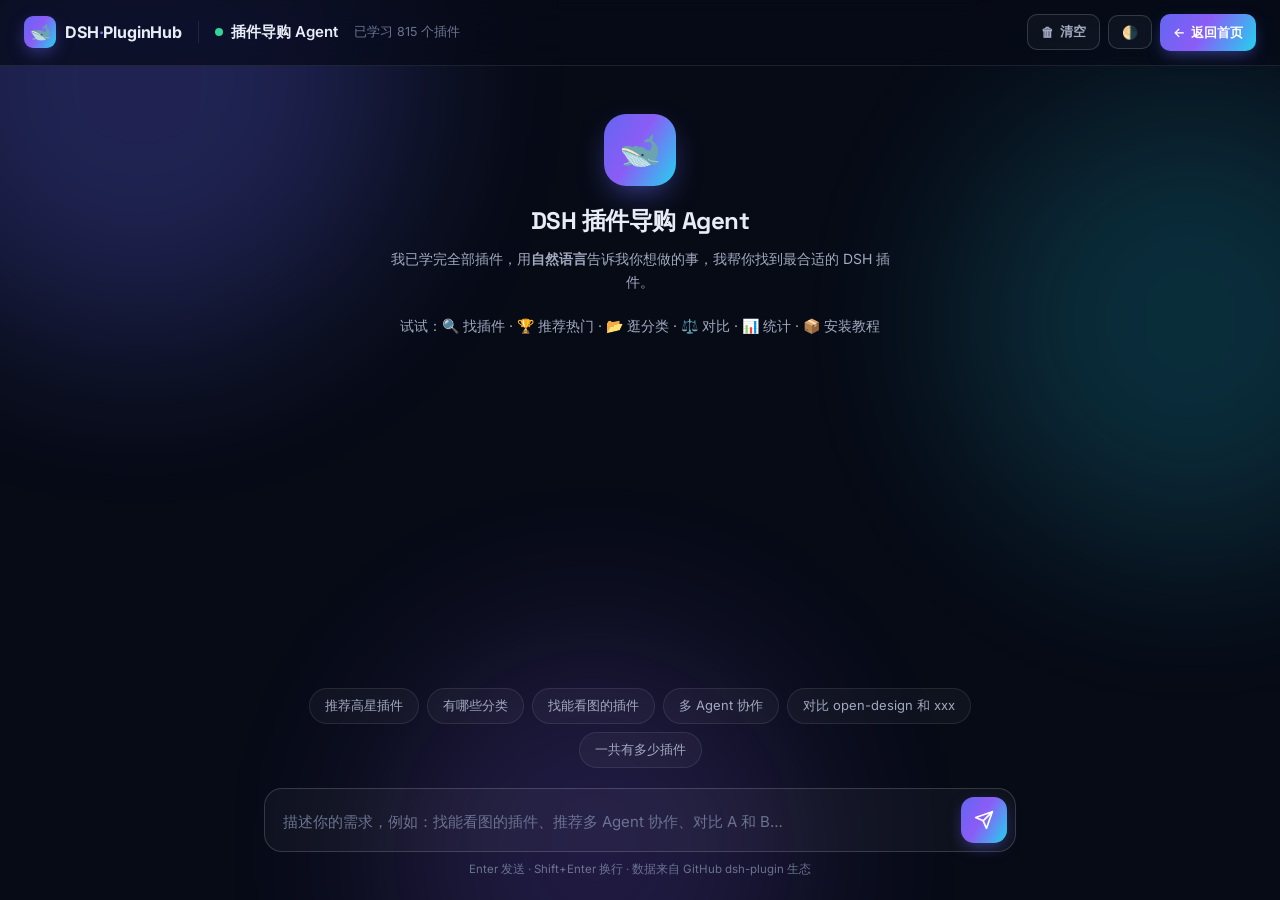
<file: assistant.html>
<!DOCTYPE html>
<html lang="zh-CN">
<head>
<meta charset="UTF-8" />
<meta name="viewport" content="width=device-width, initial-scale=1.0" />
<title>DSH 插件导购 Agent · 智能问答</title>
<meta name="description" content="DSH Plugin Hub 智能问答助手全屏版，自然语言帮你找到最合适的 DeepSeek Harness 插件。" />
<link rel="preconnect" href="https://fonts.googleapis.com" />
<link rel="preconnect" href="https://fonts.gstatic.com" crossorigin />
<link href="https://fonts.googleapis.com/css2?family=Inter:wght@400;500;600;700;800&family=Space+Grotesk:wght@500;600;700&family=JetBrains+Mono:wght@400;500&display=swap" rel="stylesheet" />
<style>
  :root {
    --font-sans: 'Inter', -apple-system, BlinkMacSystemFont, 'Segoe UI', 'PingFang SC', 'Hiragino Sans GB', 'Microsoft YaHei', sans-serif;
    --font-display: 'Space Grotesk', 'Inter', 'PingFang SC', sans-serif;
    --font-mono: 'JetBrains Mono', 'SFMono-Regular', Consolas, monospace;
    --bg: #070b16;
    --bg-elev: #0b1120;
    --surface: rgba(255,255,255,0.035);
    --surface-hover: rgba(255,255,255,0.065);
    --border: rgba(255,255,255,0.09);
    --border-strong: rgba(255,255,255,0.16);
    --text: #e8ecf6;
    --text-dim: #a2aac0;
    --text-faint: #6b7390;
    --accent: #6366f1;
    --accent-2: #22d3ee;
    --violet: #8b5cf6;
    --grad: linear-gradient(120deg, #6366f1 0%, #8b5cf6 45%, #22d3ee 100%);
    --grad-soft: linear-gradient(120deg, rgba(99,102,241,.16), rgba(139,92,246,.12), rgba(34,211,238,.12));
    --shadow: 0 20px 60px -20px rgba(0,0,0,0.65);
    --glow-1: rgba(99,102,241,0.35);
    --glow-2: rgba(34,211,238,0.22);
    --glow-3: rgba(139,92,246,0.25);
    --star: #f5c518;
    --green: #34d399;
    --red: #f87171;
  }
  [data-theme="light"] {
    --bg: #f6f7fb;
    --bg-elev: #ffffff;
    --surface: #ffffff;
    --surface-hover: #f0f1f8;
    --border: rgba(20,24,48,0.1);
    --border-strong: rgba(20,24,48,0.18);
    --text: #141832;
    --text-dim: #4a5170;
    --text-faint: #8a90a8;
    --glow-1: rgba(99,102,241,0.16);
    --glow-2: rgba(34,211,238,0.12);
    --glow-3: rgba(139,92,246,0.12);
    --shadow: 0 20px 50px -24px rgba(30,35,70,0.28);
  }
  * { box-sizing: border-box; margin: 0; padding: 0; }
  html, body { height: 100%; }
  body {
    font-family: var(--font-sans);
    background: var(--bg);
    color: var(--text);
    line-height: 1.6;
    -webkit-font-smoothing: antialiased;
    overflow: hidden;
    display: flex;
    flex-direction: column;
    transition: background .4s, color .4s;
  }
  a { color: inherit; text-decoration: none; }
  button { font-family: inherit; cursor: pointer; border: none; background: none; color: inherit; }
  code, .cmd { font-family: var(--font-mono); }
  ::selection { background: rgba(99,102,241,.35); color: #fff; }

  /* 背景光晕 */
  .bg-glow { position: fixed; inset: 0; z-index: -1; overflow: hidden; }
  .glow { position: absolute; border-radius: 50%; filter: blur(90px); opacity: .8; }
  .glow-1 { width: 520px; height: 520px; background: var(--glow-1); top: -180px; left: -120px; }
  .glow-2 { width: 460px; height: 460px; background: var(--glow-2); top: 10%; right: -140px; }
  .glow-3 { width: 420px; height: 420px; background: var(--glow-3); bottom: -160px; left: 30%; }

  /* 顶栏 */
  .topbar {
    position: relative; z-index: 10; display: flex; align-items: center; gap: 16px;
    padding: 14px 24px; border-bottom: 1px solid var(--border);
    backdrop-filter: blur(16px) saturate(1.4); background: color-mix(in srgb, var(--bg) 72%, transparent);
  }
  .brand { display: flex; align-items: center; gap: 9px; font-weight: 700; font-size: 16px; letter-spacing: -.01em; }
  .brand-mark { width: 32px; height: 32px; border-radius: 9px; background: var(--grad); display: grid; place-items: center; color: #fff; font-size: 17px; box-shadow: 0 6px 18px -4px rgba(99,102,241,.6); }
  .brand-accent { background: var(--grad); -webkit-background-clip: text; background-clip: text; -webkit-text-fill-color: transparent; }
  .divider { width: 1px; height: 22px; background: var(--border); }
  .topbar-title { display: flex; align-items: center; gap: 8px; font-weight: 600; font-size: 15px; }
  .pulse-dot { width: 8px; height: 8px; border-radius: 50%; background: var(--green); box-shadow: 0 0 0 0 rgba(52,211,153,.6); animation: pulse 2s infinite; }
  @keyframes pulse { 0% { box-shadow: 0 0 0 0 rgba(52,211,153,.55) } 70% { box-shadow: 0 0 0 8px rgba(52,211,153,0) } 100% { box-shadow: 0 0 0 0 rgba(52,211,153,0) } }
  .topbar-status { font-size: 12.5px; color: var(--text-faint); }
  .topbar-actions { margin-left: auto; display: flex; align-items: center; gap: 8px; }
  .tbtn { display: inline-flex; align-items: center; gap: 6px; font-size: 13px; font-weight: 600; padding: 8px 13px; border-radius: 10px; border: 1px solid var(--border-strong); background: var(--surface); color: var(--text-dim); transition: .18s; }
  .tbtn:hover { color: var(--text); border-color: var(--accent); background: var(--surface-hover); }
  .tbtn.primary { background: var(--grad); color: #fff; border: none; box-shadow: 0 6px 16px -4px rgba(99,102,241,.55); }
  .tbtn.primary:hover { filter: brightness(1.08); }

  /* 聊天主区 */
  .chat { flex: 1; display: flex; flex-direction: column; max-width: 800px; width: 100%; margin: 0 auto; min-height: 0; }
  .messages { flex: 1; overflow-y: auto; padding: 28px 24px 12px; display: flex; flex-direction: column; gap: 18px; }
  .msg { display: flex; }
  .msg-bot { justify-content: flex-start; }
  .msg-user { justify-content: flex-end; }
  .bubble { max-width: 88%; padding: 12px 17px; border-radius: 18px; font-size: 14.5px; line-height: 1.7; word-break: break-word; }
  .msg-bot .bubble { background: var(--surface); border: 1px solid var(--border); border-bottom-left-radius: 6px; }
  .msg-user .bubble { background: var(--grad); color: #fff; border-bottom-right-radius: 6px; }
  .bubble b { color: var(--accent-2); font-weight: 700; }
  .msg-user .bubble b { color: #fff; }
  .bubble code { font-family: var(--font-mono); font-size: 12.5px; color: var(--accent-2); background: var(--bg); padding: 1px 6px; border-radius: 5px; border: 1px solid var(--border); }
  .msg-user .bubble code { background: rgba(255,255,255,.18); color: #fff; border-color: rgba(255,255,255,.25); }
  .typing { display: inline-flex; gap: 5px; padding: 7px 2px; }
  .typing span { width: 8px; height: 8px; border-radius: 50%; background: var(--text-faint); animation: blink 1.2s infinite; }
  .typing span:nth-child(2) { animation-delay: .2s; }
  .typing span:nth-child(3) { animation-delay: .4s; }
  @keyframes blink { 0%,80%,100% { opacity: .3 } 40% { opacity: 1 } }

  /* 推荐插件卡片 */
  .pcard { margin-top: 12px; padding: 14px 15px; border-radius: 14px; background: var(--bg); border: 1px solid var(--border); transition: .18s; }
  .pcard:hover { border-color: var(--border-strong); box-shadow: var(--shadow); }
  .pcard-head { display: flex; align-items: center; gap: 12px; }
  .pcard-avatar { width: 42px; height: 42px; border-radius: 11px; border: 1px solid var(--border); background: var(--bg-elev); flex-shrink: 0; }
  .pcard-title { flex: 1; min-width: 0; }
  .pcard-name { font-weight: 700; font-size: 15px; color: var(--text); }
  .pcard-owner { font-size: 12px; color: var(--text-faint); }
  .pcard-stars { font-family: var(--font-display); font-weight: 700; font-size: 15px; color: var(--star); flex-shrink: 0; }
  .pcard-desc { font-size: 13px; color: var(--text-dim); margin: 10px 0; line-height: 1.65; }
  .pcard-meta { display: flex; flex-wrap: wrap; gap: 8px; margin-bottom: 12px; }
  .pmeta { font-size: 11.5px; padding: 3px 10px; border-radius: 999px; border: 1px solid var(--border); color: var(--text-dim); display: inline-flex; align-items: center; gap: 5px; }
  .pmeta.cat { color: #fff; border: none; font-weight: 600; }
  .pcard-actions { display: flex; align-items: center; gap: 8px; }
  .pcard-cmd { flex: 1; min-width: 0; font-size: 12px; color: #e8ecf6; background: #0d1322; border: 1px solid var(--border); border-radius: 9px; padding: 8px 11px; overflow-x: auto; white-space: nowrap; }
  [data-theme="light"] .pcard-cmd { background: #141832; }
  .copy-btn { flex-shrink: 0; font-size: 12px; font-weight: 600; padding: 8px 12px; border-radius: 9px; border: 1px solid var(--border-strong); background: var(--surface); color: var(--text-dim); transition: .16s; }
  .copy-btn:hover { color: var(--text); border-color: var(--accent); }
  .gh-link { flex-shrink: 0; font-size: 12px; font-weight: 600; padding: 8px 12px; border-radius: 9px; background: var(--grad); color: #fff; transition: .16s; }
  .gh-link:hover { filter: brightness(1.08); }

  /* 欢迎与建议 */
  .welcome { text-align: center; padding: 20px 0 6px; }
  .welcome-avatar { width: 72px; height: 72px; border-radius: 22px; background: var(--grad); display: grid; place-items: center; margin: 0 auto 16px; color: #fff; font-size: 34px; box-shadow: 0 12px 30px -8px rgba(99,102,241,.6); }
  .welcome-title { font-family: var(--font-display); font-size: 24px; font-weight: 700; letter-spacing: -.02em; }
  .welcome-sub { font-size: 14px; color: var(--text-dim); margin-top: 8px; max-width: 520px; margin-left: auto; margin-right: auto; }

  /* 底部建议 + 输入 */
  .suggests { display: flex; flex-wrap: wrap; gap: 8px; justify-content: center; padding: 8px 24px 14px; }
  .sugg-chip { font-size: 13px; padding: 8px 15px; border-radius: 999px; border: 1px solid var(--border); color: var(--text-dim); background: var(--surface); transition: .16s; }
  .sugg-chip:hover { color: var(--text); border-color: var(--accent); background: var(--surface-hover); }
  .composer { padding: 6px 24px 22px; }
  .composer-box { display: flex; align-items: flex-end; gap: 10px; padding: 8px; border-radius: 18px; background: var(--surface); border: 1px solid var(--border-strong); transition: .2s; }
  .composer-box:focus-within { border-color: var(--accent); box-shadow: 0 0 0 4px rgba(99,102,241,.12); }
  .composer textarea { flex: 1; resize: none; max-height: 140px; border: none; background: none; outline: none; color: var(--text); font-family: var(--font-sans); font-size: 15px; line-height: 1.6; padding: 9px 10px; }
  .composer textarea::placeholder { color: var(--text-faint); }
  .send-btn { width: 46px; height: 46px; border-radius: 13px; background: var(--grad); color: #fff; display: grid; place-items: center; flex-shrink: 0; transition: .18s; box-shadow: 0 6px 16px -4px rgba(99,102,241,.55); }
  .send-btn:hover { filter: brightness(1.1); }
  .composer-hint { text-align: center; font-size: 11.5px; color: var(--text-faint); margin-top: 8px; }

  .toast { position: fixed; left: 50%; bottom: 30px; transform: translate(-50%, 20px); z-index: 200; background: var(--bg-elev); border: 1px solid var(--border-strong); color: var(--text); padding: 12px 20px; border-radius: 12px; font-size: 14px; box-shadow: var(--shadow); opacity: 0; pointer-events: none; transition: .3s; }
  .toast.show { opacity: 1; transform: translate(-50%, 0); }

  /* 详情弹窗 */
  .pcard { cursor: pointer; }
  .modal-overlay { position: fixed; inset: 0; z-index: 100; background: rgba(4,6,14,.7); backdrop-filter: blur(6px); display: none; align-items: center; justify-content: center; padding: 24px; }
  .modal-overlay.open { display: flex; }
  .modal { width: 100%; max-width: 560px; max-height: 86vh; overflow-y: auto; background: var(--bg-elev); border: 1px solid var(--border-strong); border-radius: 20px; padding: 30px; animation: modalIn .3s ease; box-shadow: var(--shadow); }
  @keyframes modalIn { from { opacity: 0; transform: scale(.96) translateY(10px) } to { opacity: 1; transform: none } }
  .modal-head { display: flex; gap: 16px; align-items: flex-start; margin-bottom: 16px; justify-content: space-between; }
  .modal-head-left { display: flex; gap: 16px; align-items: flex-start; min-width: 0; flex: 1; }
  .modal-avatar { width: 56px; height: 56px; border-radius: 14px; overflow: hidden; border: 1px solid var(--border); flex-shrink: 0; }
  .modal-avatar img { width: 100%; height: 100%; object-fit: cover; }
  .modal-title { font-size: 20px; font-weight: 700; }
  .modal-owner { font-size: 13px; color: var(--text-faint); }
  .translate-btn { flex-shrink: 0; font-size: 13px; font-weight: 600; padding: 8px 14px; border-radius: 10px; border: 1px solid var(--border-strong); background: var(--surface); color: var(--text-dim); transition: .18s; align-self: flex-start; display: inline-flex; align-items: center; gap: 5px; cursor: pointer; }
  .translate-btn:hover { color: var(--text); border-color: var(--accent); background: var(--surface-hover); }
  .translate-btn:disabled { opacity: .6; cursor: default; }
  .modal-translated { margin-top: -8px; margin-bottom: 18px; padding: 14px 16px; border-radius: 12px; background: var(--grad-soft); border: 1px solid var(--border); }
  .translated-label { font-size: 12px; font-weight: 600; color: var(--accent-2); margin-bottom: 8px; letter-spacing: .02em; }
  .translated-text { font-size: 14.5px; color: var(--text); line-height: 1.75; }
  .modal-desc { font-size: 14.5px; color: var(--text-dim); margin-bottom: 18px; line-height: 1.7; }
  .modal-stats { display: flex; gap: 22px; padding: 16px 0; border-top: 1px solid var(--border); border-bottom: 1px solid var(--border); margin-bottom: 18px; }
  .modal-stat .num { font-family: var(--font-display); font-weight: 700; font-size: 20px; }
  .modal-stat .lbl { font-size: 12px; color: var(--text-faint); }
  .modal-topics { display: flex; flex-wrap: wrap; gap: 7px; margin-bottom: 20px; }
  .topic-tag { font-size: 12px; color: var(--accent-2); background: var(--grad-soft); border: 1px solid var(--border); padding: 3px 10px; border-radius: 999px; }
  .install-cmd { font-size: 13px; color: #e8ecf6; background: #0d1322; border: 1px solid var(--border); border-radius: 10px; padding: 12px 14px; margin: 16px 0 6px; overflow-x: auto; white-space: nowrap; }
  [data-theme="light"] .install-cmd { background: #141832; }
  .modal-actions { display: flex; gap: 10px; }
  .btn { flex: 1; display: inline-flex; align-items: center; justify-content: center; gap: 8px; padding: 13px; border-radius: 12px; font-size: 14px; font-weight: 600; transition: .18s; text-decoration: none; }
  .btn-primary { background: var(--grad); color: #fff; box-shadow: 0 8px 20px -6px rgba(99,102,241,.55); }
  .btn-primary:hover { filter: brightness(1.08); transform: translateY(-1px); }
  .btn-ghost { border: 1px solid var(--border-strong); background: var(--surface); color: var(--text-dim); }
  .btn-ghost:hover { color: var(--text); border-color: var(--accent); }

  @media (max-width: 600px) {
    .topbar-status { display: none; }
    .tbtn .hide-sm { display: none; }
    .bubble { max-width: 96%; }
    .pcard-actions { flex-wrap: wrap; }
    .pcard-cmd { flex-basis: 100%; }
  }
</style>
</head>
<body>
  <div class="bg-glow" aria-hidden="true">
    <div class="glow glow-1"></div>
    <div class="glow glow-2"></div>
    <div class="glow glow-3"></div>
  </div>

  <header class="topbar">
    <a class="brand" href="index.html">
      <span class="brand-mark">🐋</span>
      <span>DSH<span class="brand-accent">·</span>PluginHub</span>
    </a>
    <span class="divider"></span>
    <div class="topbar-title"><span class="pulse-dot"></span>插件导购 Agent</div>
    <span class="topbar-status">已学习 <span id="asstCount">–</span> 个插件</span>
    <div class="topbar-actions">
      <button class="tbtn" id="clearBtn" title="清空对话">🗑 <span class="hide-sm">清空</span></button>
      <button class="tbtn" id="themeBtn" title="切换主题">🌗</button>
      <a class="tbtn primary" href="index.html">← <span class="hide-sm">返回首页</span></a>
    </div>
  </header>

  <main class="chat">
    <div class="messages" id="messages"></div>
    <div class="suggests" id="suggests">
      <button class="sugg-chip">推荐高星插件</button>
      <button class="sugg-chip">有哪些分类</button>
      <button class="sugg-chip">找能看图的插件</button>
      <button class="sugg-chip">多 Agent 协作</button>
      <button class="sugg-chip">对比 open-design 和 xxx</button>
      <button class="sugg-chip">一共有多少插件</button>
    </div>
    <div class="composer">
      <div class="composer-box">
        <textarea id="input" rows="1" placeholder="描述你的需求，例如：找能看图的插件、推荐多 Agent 协作、对比 A 和 B…" autocomplete="off"></textarea>
        <button class="send-btn" id="send" aria-label="发送">
          <svg viewBox="0 0 24 24" width="20" height="20" fill="none" stroke="currentColor" stroke-width="2" stroke-linecap="round" stroke-linejoin="round"><path d="m22 2-7 20-4-9-9-4Z"/><path d="M22 2 11 13"/></svg>
        </button>
      </div>
      <div class="composer-hint">Enter 发送 · Shift+Enter 换行 · 数据来自 GitHub dsh-plugin 生态</div>
    </div>
  </main>

  <div class="toast" id="toast"></div>

  <!-- 插件详情弹窗 -->
  <div class="modal-overlay" id="modalOverlay">
    <div class="modal" id="modal" role="dialog" aria-modal="true"></div>
  </div>

  <script src="chat-engine.js"></script>
  <script>
  (function () {
    'use strict';
    const $ = (s) => document.querySelector(s);
    const messages = $('#messages');
    const input = $('#input');
    const send = $('#send');
    const suggests = $('#suggests');
    const HKEY = 'dsh_ph_chat_full';

    // 主题
    const root = document.documentElement;
    const saved = localStorage.getItem('dsh_ph_theme');
    if (saved) root.dataset.theme = saved;
    $('#themeBtn').addEventListener('click', () => {
      const next = root.dataset.theme === 'light' ? 'dark' : 'light';
      root.dataset.theme = next;
      localStorage.setItem('dsh_ph_theme', next);
    });

    // toast
    let toastTimer;
    function toast(msg) {
      const t = $('#toast');
      t.textContent = msg;
      t.classList.add('show');
      clearTimeout(toastTimer);
      toastTimer = setTimeout(() => t.classList.remove('show'), 2200);
    }
    function copyText(text) {
      const done = () => toast('✅ 已复制安装命令');
      if (navigator.clipboard && navigator.clipboard.writeText) {
        navigator.clipboard.writeText(text).then(done).catch(() => fallbackCopy(text, done));
      } else { fallbackCopy(text, done); }
    }
    function fallbackCopy(text, cb) {
      const ta = document.createElement('textarea');
      ta.value = text; ta.style.position = 'fixed'; ta.style.opacity = '0';
      document.body.appendChild(ta); ta.select();
      try { document.execCommand('copy'); cb(); } catch (e) { toast('复制失败，请手动复制'); }
      document.body.removeChild(ta);
    }

    // 工具
    const esc = (s) => String(s == null ? '' : s).replace(/[&<>"']/g, (c) => ({ '&': '&amp;', '<': '&lt;', '>': '&gt;', '"': '&quot;', "'": '&#39;' }[c]));
    function fmt(n) {
      if (n == null) return '0';
      if (n >= 10000) return (n / 10000).toFixed(n >= 100000 ? 0 : 1) + ' 万';
      if (n >= 1000) return (n / 1000).toFixed(1) + 'k';
      return String(n);
    }
    function timeAgo(iso) {
      if (!iso) return '';
      const diff = Date.now() - new Date(iso).getTime();
      const m = Math.floor(diff / 60000);
      if (m < 60) return m <= 0 ? '刚刚' : m + ' 分钟前';
      const h = Math.floor(m / 60);
      if (h < 24) return h + ' 小时前';
      const d = Math.floor(h / 24);
      if (d < 30) return d + ' 天前';
      const mo = Math.floor(d / 30);
      if (mo < 12) return mo + ' 个月前';
      return Math.floor(mo / 12) + ' 年前';
    }
    function md(s) {
      return esc(s)
        .replace(/\*\*(.+?)\*\*/g, '<b>$1</b>')
        .replace(/`([^`]+)`/g, '<code>$1</code>')
        .replace(/\n/g, '<br/>');
    }

    // 历史持久化
    let history = loadHistory();
    function loadHistory() { try { const h = JSON.parse(localStorage.getItem(HKEY) || '[]'); return Array.isArray(h) ? h : []; } catch (e) { return []; } }
    const saveHistory = () => { try { localStorage.setItem(HKEY, JSON.stringify(history)); } catch (e) {} };

    const scroll = () => { messages.scrollTop = messages.scrollHeight; };

    function welcomeHTML() {
      return `<div class="welcome">
        <div class="welcome-avatar">🐋</div>
        <div class="welcome-title">DSH 插件导购 Agent</div>
        <div class="welcome-sub">${md('我已学完全部插件，用**自然语言**告诉我你想做的事，我帮你找到最合适的 DSH 插件。\n\n试试：🔍 找插件 · 🏆 推荐热门 · 📂 逛分类 · ⚖️ 对比 · 📊 统计 · 📦 安装教程')}</div>
      </div>`;
    }

    function addUser(q) {
      const div = document.createElement('div');
      div.className = 'msg msg-user';
      div.innerHTML = `<div class="bubble">${esc(q).replace(/\n/g, '<br/>')}</div>`;
      messages.appendChild(div);
      history.push({ role: 'user', text: q });
      saveHistory();
      scroll();
    }

    function typing() {
      const div = document.createElement('div');
      div.className = 'msg msg-bot';
      div.innerHTML = `<div class="bubble"><span class="typing"><span></span><span></span><span></span></span></div>`;
      messages.appendChild(div);
      scroll();
      return div;
    }

    function pluginCard(p) {
      const cat = window.DSHCHAT_CATS && window.DSHCHAT_CATS[p.category];
      const catLabel = cat ? `${cat.emoji} ${cat.label}` : (p.category || '其他');
      const catColor = cat ? cat.color : '#64748b';
      const cmd = `dsh plugin --profile web add github:${p.owner}/${p.name}`;
      return `<div class="pcard" data-full="${esc(p.full_name)}">
        <div class="pcard-head">
          <img class="pcard-avatar" src="${esc(p.avatar)}" alt="" loading="lazy" onerror="this.style.display='none'" />
          <div class="pcard-title">
            <div class="pcard-name">${esc(p.name)}</div>
            <div class="pcard-owner">${esc(p.owner)}</div>
          </div>
          <div class="pcard-stars">⭐ ${fmt(p.stars)}</div>
        </div>
        <div class="pcard-desc">${esc(p.description || '暂无描述')}</div>
        <div class="pcard-meta">
          <span class="pmeta cat" style="background:${catColor}">${esc(catLabel)}</span>
          ${p.language ? `<span class="pmeta">💻 ${esc(p.language)}</span>` : ''}
          <span class="pmeta">🍴 ${fmt(p.forks)}</span>
          <span class="pmeta">🕐 ${timeAgo(p.pushed_at)}</span>
          ${p.license ? `<span class="pmeta">📜 ${esc(p.license)}</span>` : ''}
        </div>
        <div class="pcard-actions">
          <code class="pcard-cmd">${esc(cmd)}</code>
          <button class="copy-btn" data-cmd="${esc(cmd)}">复制</button>
          <a class="gh-link" href="${esc(p.html_url)}" target="_blank" rel="noopener">GitHub ↗</a>
        </div>
      </div>`;
    }

    // ---------- 详情弹窗 ----------
    function isEnglish(text) {
      if (!text || !text.trim()) return false;
      const ch = (text.match(/[\u4e00-\u9fff]/g) || []).length;
      return ch / text.length < 0.1 && /[a-zA-Z]/.test(text);
    }
    async function translateText(text) {
      if (!text) return text;
      if (text.length > 480) text = text.slice(0, 480) + '...';
      try {
        const res = await fetch(`https://api.mymemory.translated.net/get?q=${encodeURIComponent(text)}&langpair=en|zh-CN`);
        const data = await res.json();
        return data.responseData?.translatedText || text;
      } catch (e) {
        console.warn('translate failed:', e);
        return text;
      }
    }
    function openPluginDetail(fullName) {
      const p = window.DSHChat.getPlugin(fullName);
      if (!p) return;
      const cat = window.DSHChat.getCategory(p.category);
      const topics = (p.topics || []).slice(0, 8).map((t) => `<span class="topic-tag">#${esc(t)}</span>`).join('');
      const install = p.homepage || p.html_url;
      const showTranslate = isEnglish(p.description);
      const installCmd = `dsh plugin --profile web add github:${p.owner}/${p.name}`;
      $('#modal').innerHTML = `
        <div class="modal-head">
          <div class="modal-head-left">
            <div class="modal-avatar"><img src="${esc(p.avatar)}" alt="" /></div>
            <div>
              <div class="modal-title">${esc(p.name)}</div>
              <div class="modal-owner">${esc(p.full_name)} · ${cat ? esc(cat.label) : '其他'}</div>
            </div>
          </div>
          ${showTranslate ? '<button class="translate-btn" id="translateBtn" title="将英文描述翻译为中文">🌐 翻译</button>' : ''}
        </div>
        <div class="modal-desc" id="modalDesc">${esc(p.description) || '暂无描述'}</div>
        <div class="modal-translated" id="modalTranslated" style="display:none"></div>
        <div class="modal-stats">
          <div class="modal-stat"><div class="num" style="color:var(--star)">⭐ ${fmt(p.stars)}</div><div class="lbl">Stars</div></div>
          <div class="modal-stat"><div class="num">${fmt(p.forks)}</div><div class="lbl">Forks</div></div>
          <div class="modal-stat"><div class="num">${esc(p.language) || '—'}</div><div class="lbl">语言</div></div>
          <div class="modal-stat"><div class="num">${esc(p.license) || '—'}</div><div class="lbl">协议</div></div>
          <div class="modal-stat"><div class="num">${timeAgo(p.updated_at)}</div><div class="lbl">更新</div></div>
        </div>
        ${topics ? `<div class="modal-topics">${topics}</div>` : ''}
        <div class="install-cmd">${esc(installCmd)}</div>
        <div class="modal-actions">
          <a class="btn btn-primary" href="${esc(p.html_url)}" target="_blank" rel="noopener">GitHub 主页 ↗</a>
          ${install && install !== p.html_url ? `<a class="btn btn-ghost" href="${esc(install)}" target="_blank" rel="noopener">项目主页</a>` : ''}
        </div>`;
      $('#modalOverlay').classList.add('open');

      const tBtn = $('#translateBtn');
      if (tBtn) {
        tBtn.addEventListener('click', async () => {
          const target = $('#modalTranslated');
          if (target.style.display !== 'none') {
            target.style.display = 'none';
            tBtn.textContent = '🌐 翻译';
            return;
          }
          const original = tBtn.textContent;
          tBtn.textContent = '⏳ 翻译中...';
          tBtn.disabled = true;
          const translated = await translateText(p.description);
          if (translated && translated !== p.description) {
            target.innerHTML = `<div class="translated-label">🌐 中文翻译</div><div class="translated-text">${esc(translated)}</div>`;
            target.style.display = 'block';
            tBtn.textContent = '🌐 隐藏';
          } else {
            tBtn.textContent = '😅 翻译失败';
            setTimeout(() => (tBtn.textContent = original), 1800);
          }
          tBtn.disabled = false;
        });
      }
    }
    function closePluginDetail() { $('#modalOverlay').classList.remove('open'); }

    function renderBot(r) {
      let html = md(r.text || '');
      if (r.recs && r.recs.length) html += r.recs.slice(0, 4).map(pluginCard).join('');
      return html;
    }

    function ask(query) {
      addUser(query);
      const t = typing();
      setTimeout(() => {
        const r = window.DSHChat.reply(query);
        const bubble = t.querySelector('.bubble');
        bubble.innerHTML = renderBot(r);
        bubble.querySelectorAll('.pcard').forEach((c) => c.addEventListener('click', () => openPluginDetail(c.dataset.full)));
        bubble.querySelectorAll('.copy-btn').forEach((b) => b.addEventListener('click', (e) => { e.stopPropagation(); copyText(b.dataset.cmd); }));
        bubble.querySelectorAll('.gh-link').forEach((a) => a.addEventListener('click', (e) => e.stopPropagation()));
        history.push({ role: 'bot', html: bubble.innerHTML });
        saveHistory();
        scroll();
      }, 420 + Math.random() * 300);
    }

    // 事件
    const doSend = () => {
      const q = input.value.trim();
      if (!q) return;
      ask(q);
      input.value = '';
      input.style.height = 'auto';
    };
    send.addEventListener('click', doSend);
    input.addEventListener('keydown', (e) => {
      if (e.key === 'Enter' && !e.shiftKey) { e.preventDefault(); doSend(); }
    });
    input.addEventListener('input', () => { input.style.height = 'auto'; input.style.height = Math.min(input.scrollHeight, 140) + 'px'; });
    suggests.addEventListener('click', (e) => {
      const chip = e.target.closest('.sugg-chip');
      if (chip) ask(chip.textContent.trim());
    });
    $('#clearBtn').addEventListener('click', () => {
      history = [];
      window.DSHChat.reset();
      saveHistory();
      messages.innerHTML = welcomeHTML();
      scroll();
    });

    // 加载数据
    async function loadData() {
      try {
        const res = await fetch('plugins.json', { cache: 'no-cache' });
        if (!res.ok) throw new Error('HTTP ' + res.status);
        const data = await res.json();
        window.DSHChat.setData(data);
        window.DSHCHAT_CATS = {};
        data.categories.forEach((c) => (window.DSHCHAT_CATS[c.id] = c));
        $('#asstCount').textContent = data.fetched;
      } catch (e) {
        console.error('load plugins.json failed:', e);
        $('#asstCount').textContent = '0';
      }
    }

    // 初始化
    if (history.length) {
      messages.innerHTML = '';
      history.forEach((m) => {
        const div = document.createElement('div');
        div.className = 'msg msg-' + (m.role === 'user' ? 'user' : 'bot');
        div.innerHTML = `<div class="bubble">${m.role === 'user' ? esc(m.text).replace(/\n/g, '<br/>') : (m.html || '')}</div>`;
        messages.appendChild(div);
      });
      messages.querySelectorAll('.pcard').forEach((c) => c.addEventListener('click', () => openPluginDetail(c.dataset.full)));
      messages.querySelectorAll('.copy-btn').forEach((b) => b.addEventListener('click', (e) => { e.stopPropagation(); copyText(b.dataset.cmd); }));
      messages.querySelectorAll('.gh-link').forEach((a) => a.addEventListener('click', (e) => e.stopPropagation()));
    } else {
      messages.innerHTML = welcomeHTML();
    }
    scroll();

    // 详情弹窗关闭
    $('#modalOverlay').addEventListener('click', (e) => { if (e.target === e.currentTarget) closePluginDetail(); });
    document.addEventListener('keydown', (e) => { if (e.key === 'Escape') closePluginDetail(); });

    loadData();
  })();
  </script>
</body>
</html>
</file>
